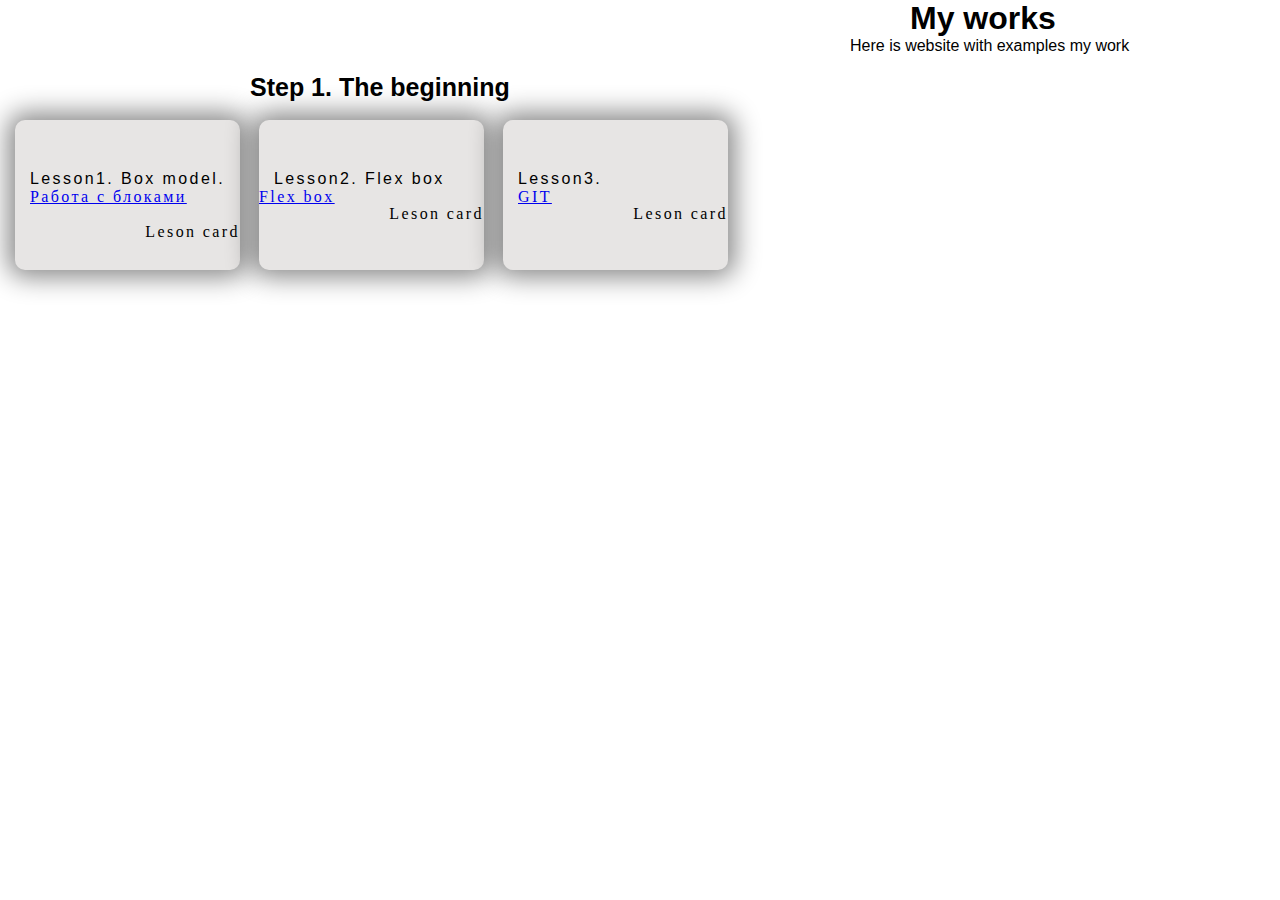
<file: index.html>
<!DOCTYPE html>
<html lang="en">
<head>
    <meta charset="UTF-8">
    <meta http-equiv="X-UA-Compatible" content="IE=edge">
    <meta name="viewport" content="width=device-width, initial-scale=1.0">
    <title>Document</title>
    <link rel="stylesheet" href="style.css">
</head>
<body>
    <h1 class="h1">My works</h1>
    <p class="p1"> Here is website with examples my work</p>
    <br>
  <b>  <p class="p2">Step 1. The beginning</p></b>
  <br>
 <div class="block1">
     <div class="str1">
        <p class="p3">Lesson1. Box model.</p>
        <a class="link1" href="leson6/index.html">Рaбота с блоками</a>
        <span>Leson card</span>
    </div>

        <div class="str1">
            <p class="p3">Lesson2. Flex box</p>
            <a href="leson4/index.html">Flex box </a>
            <span>Leson card</span>
            </div>
 
            <div class="str1">
                <p class="p3">Lesson3.</p>
                <a class="link1" href="leson8/Проект 2/index.html">GIT</a>
                <span>Leson card</span>
                </div>
        
            

      
      
      
    
</body>
</html>
</file>
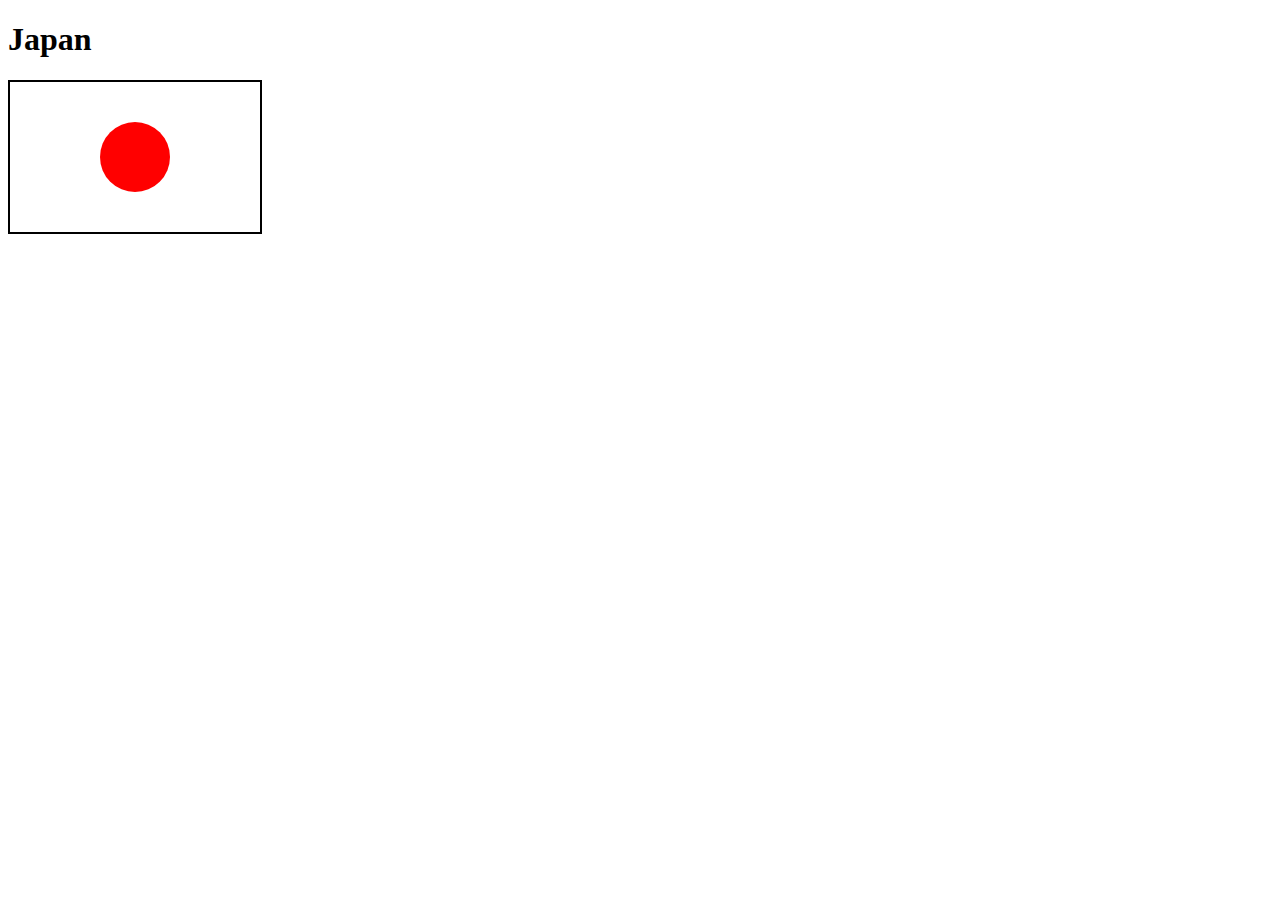
<file: HomeCode/index.html>
<!DOCTYPE html>
<html lang="en">
<head>
    <meta charset="UTF-8">
    <meta http-equiv="X-UA-Compatible" content="IE=edge">
    <meta name="viewport" content="width=device-width, initial-scale=1.0">
    <title>Document</title>
    <link rel="stylesheet" href="style.css">
</head>
<body>
    <h1>Japan</h1>
    <div class="japan"><div class="red_circle"></div></div>
    
</body>
</html>
</file>
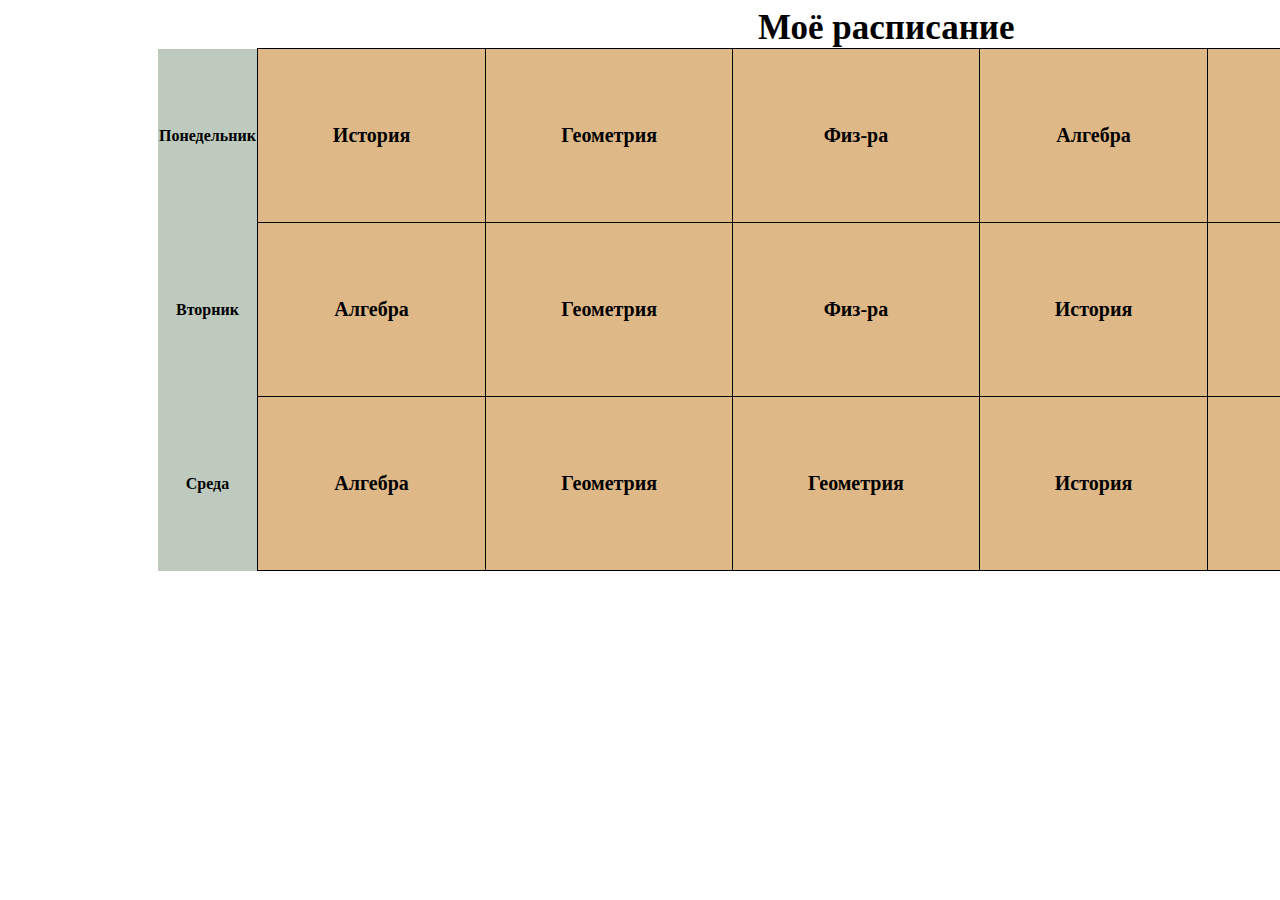
<file: leson3/index.html>
<!DOCTYPE html>
<html lang="en">
<head>
    <meta charset="UTF-8">
    <meta http-equiv="X-UA-Compatible" content="IE=edge">
    <meta name="viewport" content="width=device-width, initial-scale=1.0">
    <title>Document</title>
    <link rel="stylesheet" href="style.css">
</head>
<p class="p1"><b> Моё расписание </b></p>
<table>
    <tr>
<th class="cell1">Понедельник</th>
<th class="cell">История</th>
<th class="cell">Геометрия</th>
<th class="cell">Физ-ра</th>
<th class="cell">Алгебра</th>
<th class="cell">Алгебра</th>
<th class="cell1">8:00-13:00</th>

</tr>

<tr>
    <th class="cell2">Вторник</th>
    <th class="cell">Алгебра</th>
    <th class="cell">Геометрия</th>
    <th class="cell">Физ-ра</th>
    <th class="cell">История</th>
    <th class="cell">Английский</th>
    <th class="cell1">8:00-13:00</th>
   
    </tr>

    <th class="cell3">Среда</th>
    <th class="cell">Алгебра</th>
    <th class="cell">Геометрия</th> 
    <th class="cell">Геометрия</th>
    <th class="cell">История</th>
    <th class="cell">Английский</th>
    <th class="cell3">8:00-13:00</th>
  
    </tr>


</table>


<body>
</file>
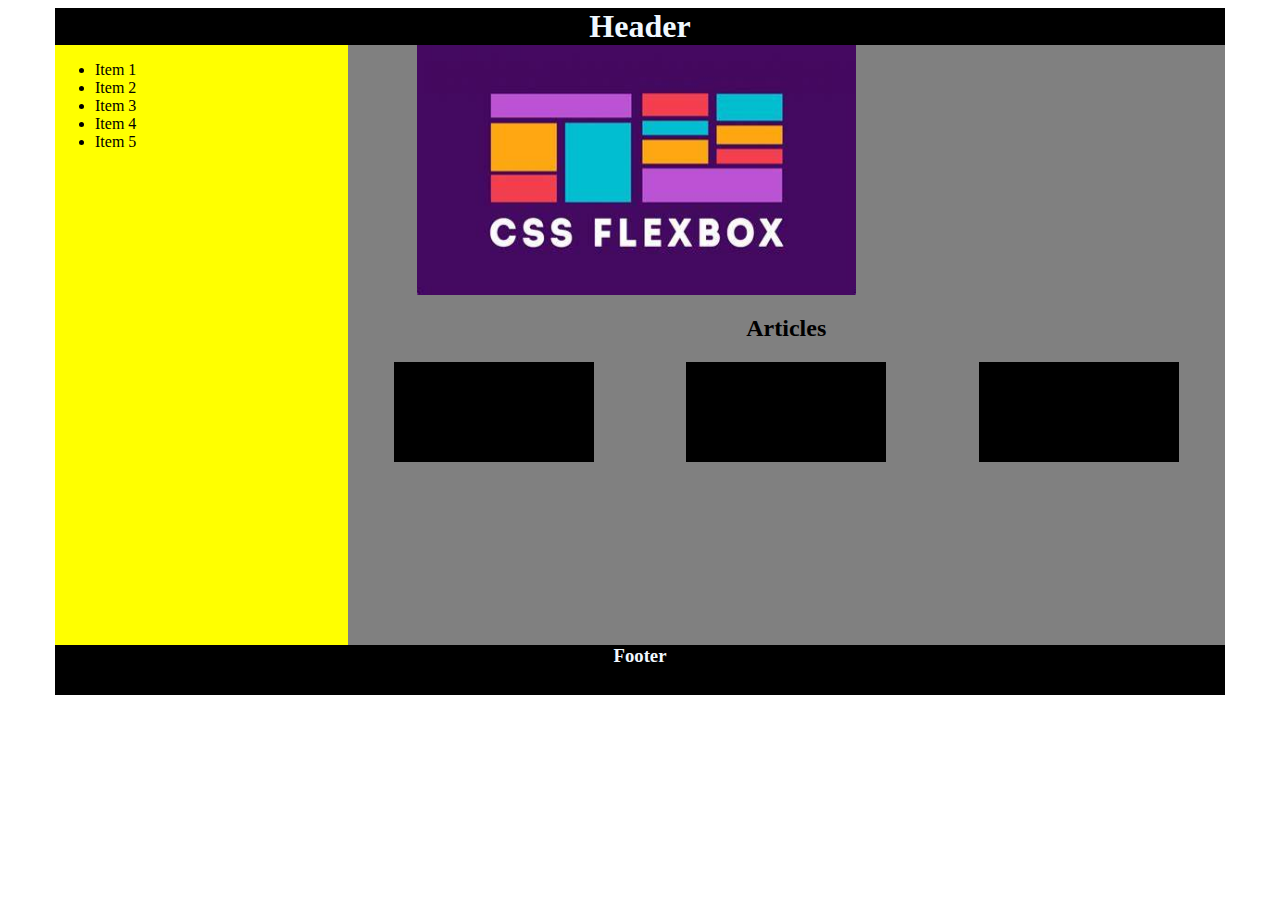
<file: leson4/index.html>
<!DOCTYPE html>
<html lang="en">
<head>
    <meta charset="UTF-8">
    <meta http-equiv="X-UA-Compatible" content="IE=edge">
    <meta name="viewport" content="width=device-width, initial-scale=1.0">
    <title>Document</title>
    <link rel="stylesheet" href="style.css">
</head>
<body>
    <header class="header">
        <div class="container">
            <div class="header_inner">
                <h1>Header</h1>
             </div>
        </div>
    </header>
          <main class="main">
              <div class="container"> 
                  <div class="main_inner">
                    <div class="box1">
                 
                        <div class="text1">
                            <ul class="ul1">
                             <li>Item 1 </li>
                             <li>Item 2</li>
                             <li>Item 3</li>
                             <li>Item 4</li>
                             <li>Item 5</li>
                          </ul>
                         </div>

                  </div>
                   <div class="box2">
                    <div class="img_inner">
                        <img class="img1" src="img/OIP.jfif" alt="" class="img">
                    </div>
                    <div class="text1">
                        <h2 class="h2">Articles</h2>
                        <div class="block3">
                            <div class="bck"></div>
                            <div class="bck"></div>
                            <div class="bck"></div>
                        </div>
                    </div>
                  

                   </div>
              </div>
          </main>  
          <footer class="footer">
            <div class="container">
                <div class="footer_inner">
                    <h3>Footer</h3>
                 </div>
            </div>
         </footer> 
           
    
</body>
</html>
</file>
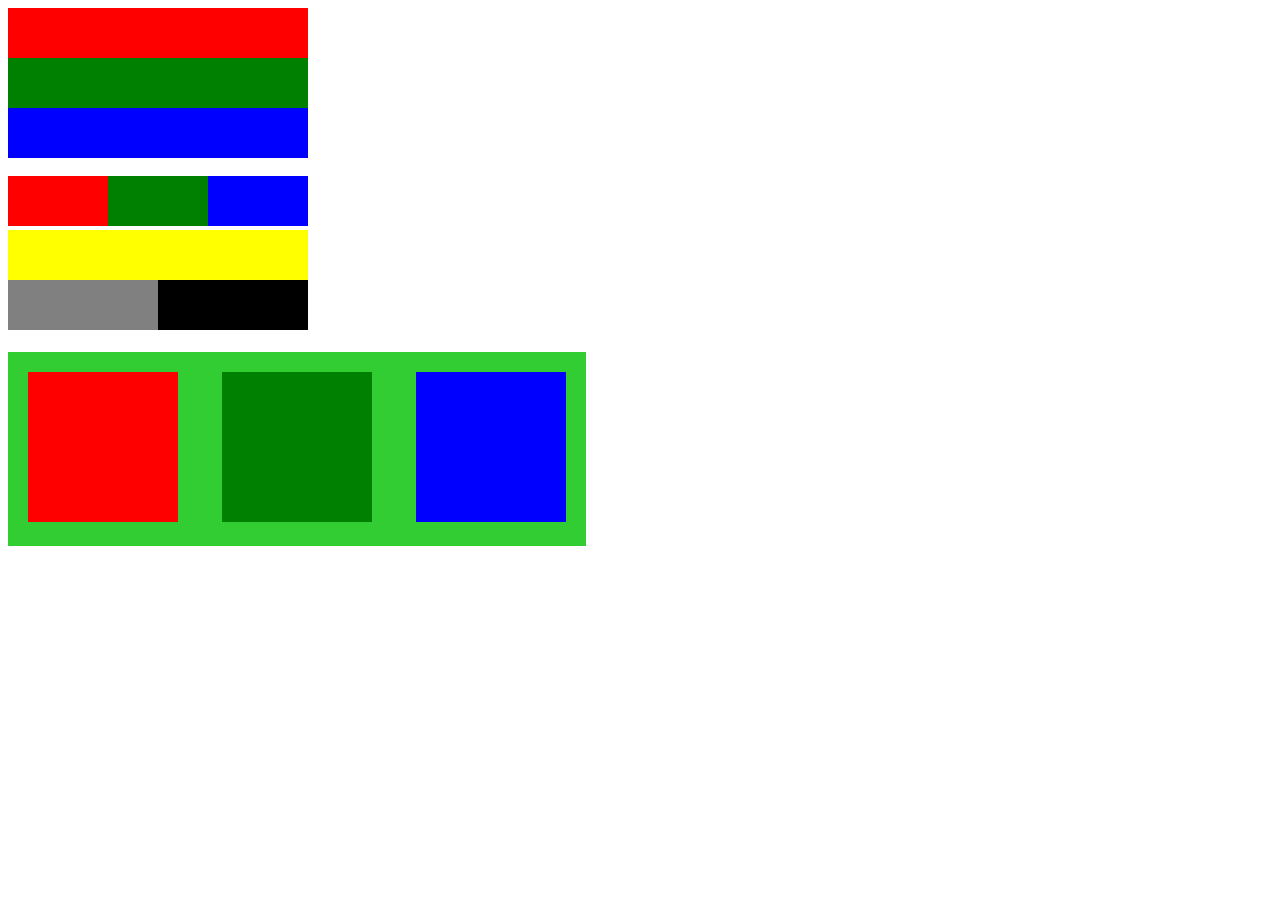
<file: leson6/index.html>
<!DOCTYPE html>
<html lang="en">
<head>
    <meta charset="UTF-8">
    <meta http-equiv="X-UA-Compatible" content="IE=edge">
    <meta name="viewport" content="width=device-width, initial-scale=1.0">
    <title>Document</title>
    <link rel="stylesheet" href="style.css">
</head>
<body>
    <div class="block1">
        <div class="red"></div>
        <div class="green"></div>
        <div class="blue"></div>
    </div>
    <br>
    <div class="block2">
        <div class="red2"></div><div class="green2"></div><div class="blue2"></div>
    </div>
        <div class="block3">  <div class="yellow"></div>
        <div class="gray"></div><div class="black"></div>
    </div>
    <br>
    <div class="block3">
        <div class="lime">
            <div class="red3"></div>
            <div class="green3"></div>
           <div class="blue3"></div>
         
        </div>
       
    </div>
    
</body>
</html>
</file>
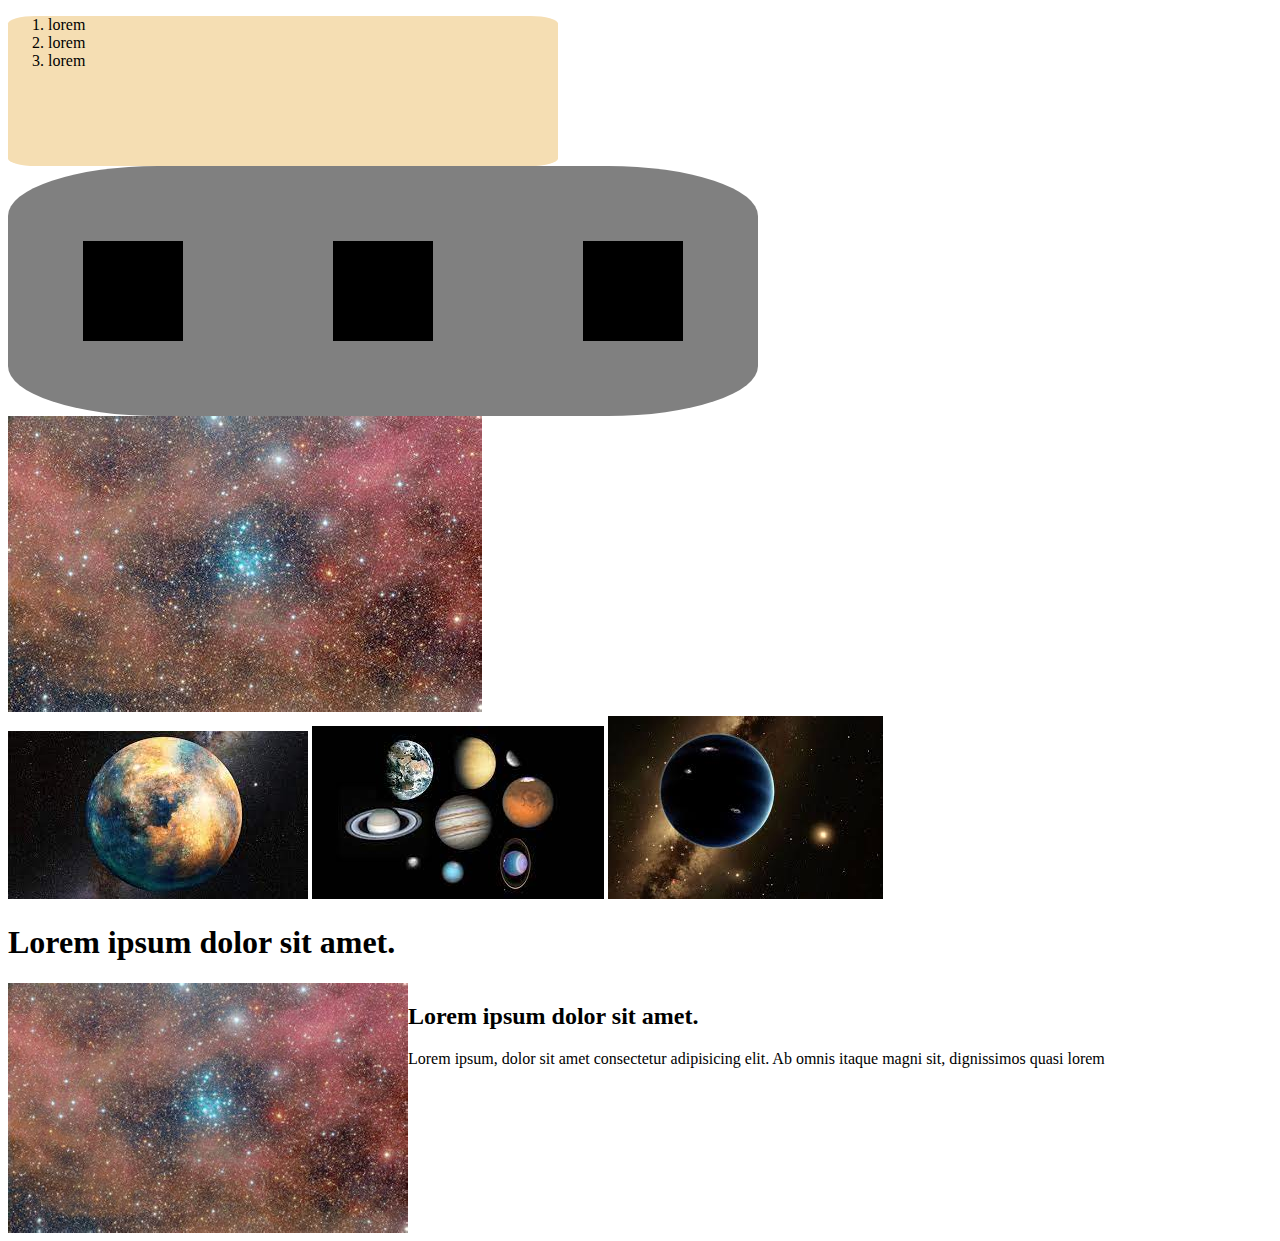
<file: leson8/index.html>
<!DOCTYPE html>
<html lang="en">
<head>
    <meta charset="UTF-8">
    <meta http-equiv="X-UA-Compatible" content="IE=edge">
    <meta name="viewport" content="width=device-width, initial-scale=1.0">
    <title>Document</title>
    <link rel="stylesheet" href="style.css">
</head>
<body>
<div class="block1">
 <ol>
     <li>lorem</li>
     <li>lorem</li>
     <li>lorem</li>
 </ol>
</div>
<div class="block2">
   <div class="cub"></div>
   <div class="cub"></div>
   <div class="cub"></div>
</div>
<img class="img" src="img/OIP.jpg" alt="">
<div class="img123">
    <img src="img/1.jpg" alt="" class="img123">
    <img src="img/2.jpg" alt="" class="img123">
    <img src="img/3.jpg" alt="" class="img123">
</div>
<h1 class="h1">Lorem ipsum dolor sit amet.</h1>
<div class="block3">
    <img src="img/OIP.jpg" alt="" class="img1">
    <div class="bck">
        <h2 class="h2">Lorem ipsum dolor sit amet.</h2>

    <p>Lorem ipsum, dolor sit amet consectetur adipisicing elit. Ab omnis itaque magni sit, dignissimos quasi lorem </p>
    </div>

</div>

    
</body>
</html>
</file>
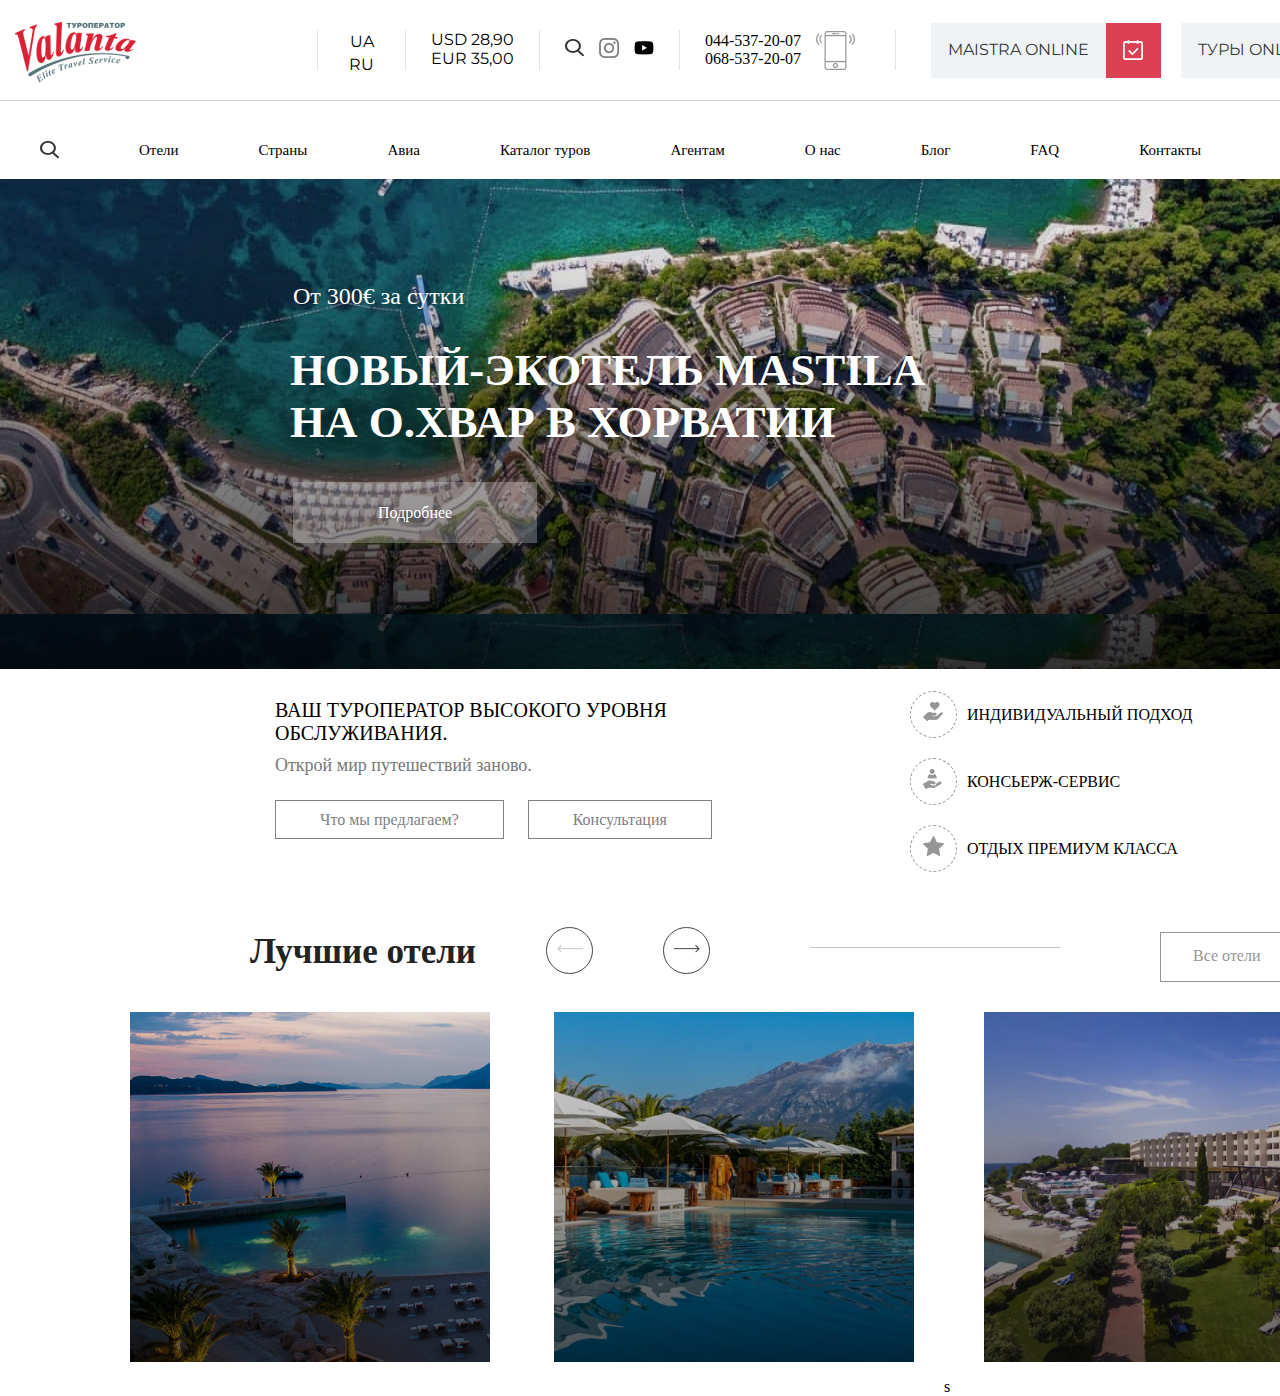
<file: lesson23/index.html>
<!DOCTYPE html>
<html lang="en">
<head>
    <meta charset="UTF-8">
    <meta http-equiv="X-UA-Compatible" content="IE=edge">
    <meta name="viewport" content="width=device-width, initial-scale=1.0">
    <title>Document</title>
    <link href="https://fonts.googleapis.com/css2?family=Montserrat:ital@1&family=Raleway:wght@200;300;400;500;600;700;800&display=swap" rel="stylesheet">
    <link rel="stylesheet" href="style.css">
</head>
<body>
    <div class="header">
        <div class="container">
          <div class="header_inner">
                
                    <img class="logo1" src="/lesson23/img/logo (1) 1.png" alt="">
                    <ul class="ul">
                        <li class="item language">
                            <div class="ua">UA</div>
                            <div class="ru">RU</div>
                        </li>
                        <li class="item money">
                            <div class="usd">USD 28,90</div>
                            <div class="eur">EUR 35,00</div>
                        </li>
                        <li class="item">
                            <a href="#"><img src="img/Vector.png" alt=""></a>
                            <a href="#" class="insta"><img src="img/instagram (1) 1.png" alt=""></a>
                            <a href="#">  <img src="img/Vector (2).png" alt=""></a>
                        </li>
                        <li class="item main_number">
                           <div class="">
                            <div class="number">044-537-20-07</div>
                            <div class="number">068-537-20-07</div>
                           </div>
                            <img src="img/smartphone 1.png" alt="" class="phone">
                        </li>
                        <li class="item">
                            <a class="button_link" href="">
                                <div class="button_text">MAISTRA ONLINE</div>
                                <div class="button_icon"><img class="button_icon_img" src="img/book 1.png" alt=""></div>
                            </a>
                            <div class="button_link">
                                <div class="button_text"> ТУРЫ ONLINE</div>
                                <div class="second_button_icon"><img class="button_icon_img" src="img/Vector (3).png" alt=""></div>
                            </div>
                        </li>
                </ul>
           </div>
        </div>
    </div>
    <div class="banner">
        <div class="container">
            <div class="container_inner">
                <div class="second_header">
                    <ul class="second_ul">
                        <li class="second_item"><img src="/lesson23/img/Vector.png" alt=""></li>
                        <li class="second_item">Отели</li>
                        <li class="second_item">Страны</li>
                        <li class="second_item">Авиа</li>
                        <li class="second_item">Каталог туров</li>
                        <li class="second_item">Агентам</li>
                        <li class="second_item">О нас</li>
                        <li class="second_item">Блог</li>
                        <li class="second_item">FAQ</li>
                        <li class="second_item">Контакты</li>
                    </ul>
                </div>
            </div>
            <div class="banner_img">
                    <p class="price"> От 300€ за сутки</p>
                   <div class="name">
                    <h1 class="hotel_name">НОВЫЙ-ЭКОТЕЛЬ MASTILA НА O.ХВАР В ХОРВАТИИ</h1>
                   </div>
                   <div class="more">
                    <a href="" class="button_more">Подробнее</a>
                   </div>
                   <div class="second_banner_block">
                   </div>
            </div>
            <div class="block_under_banner">
                <div class="text_block">
                    <p class="text_second_banner">ВАШ ТУРОПЕРАТОР ВЫСОКОГО УРОВНЯ ОБСЛУЖИВАНИЯ.</p>
                    <p class="text_2">Открой мир путешествий заново.</p>
                    <div class="block_buttons">
                        <a href="" class="button_under_banner">Что мы предлагаем?</a>
                    <a href="" class="button_under_banner">Консультация</a>
                    </div>
                </div>
            </div>
        </div>
    </div>
           <div class="buttons">
                    
                </div>
                <div class="second_block_under_banner">
                    <div class="block_services">
                   <div class="block_circle_item">
                    <div class="circle"><img class="circle_img" src="img/Frame 24.png" alt=""></div>
                    <div class="text_circle_item">ИНДИВИДУАЛЬНЫЙ ПОДХОД</div>
                   </div>
                     <div class= "block_circle_item">
                        <div class="circle"><img src="/lesson23/img/Frame 23.png" alt="" class="circle_img"></div>
                        <div class="text_circle_item">КОНСЬЕРЖ-СЕРВИС</div>
                     </div>
                       <div class="block_circle_item">
                        <div class="circle"><img src="/lesson23/img/Frame 22.png" alt="" class="circle_img"></div>
                        <div class="text_circle_item">ОТДЫХ ПРЕМИУМ КЛАССА</div>
                       </div>
                       
                    </div>
                </div>
  <div class="hotels">
      <div class="container">
          <div class="container_inner">
              <div class="header_hotels">
               <h2 class="hotels_h">Лучшие отели</h2>
              <div class="cr">
                <div class="header_hotels_circle"><img class="hotel_circle_img" src="/lesson23/img/Vector (12).png" alt=""></div>
              </div>
              <div class="cr">
                <div class="header_hotels_circle"><img class="hotel_circle_img" src="/lesson23/img/Vector (123).png" alt=""></div>
              </div>
              <div class="line"></div>
             <a href="" class="hotel_button">Все отели</a>
              </div>
              <div class="block_hotel_img">
                  <div class="hotel_img">
                      <img class="hotel_mask_group" src="/lesson23/img/Mask Group.png" alt="">
                      <img class="hotel_mask_group" src="img/Mask Group (1).png" alt="">s
                      <img class="hotel_mask_group" src="img/Mask Group (2).png" alt="">
                  </div>
              </div>
          </div>    
      </div>
  </div>

    
    
</body>
</html>
</file>
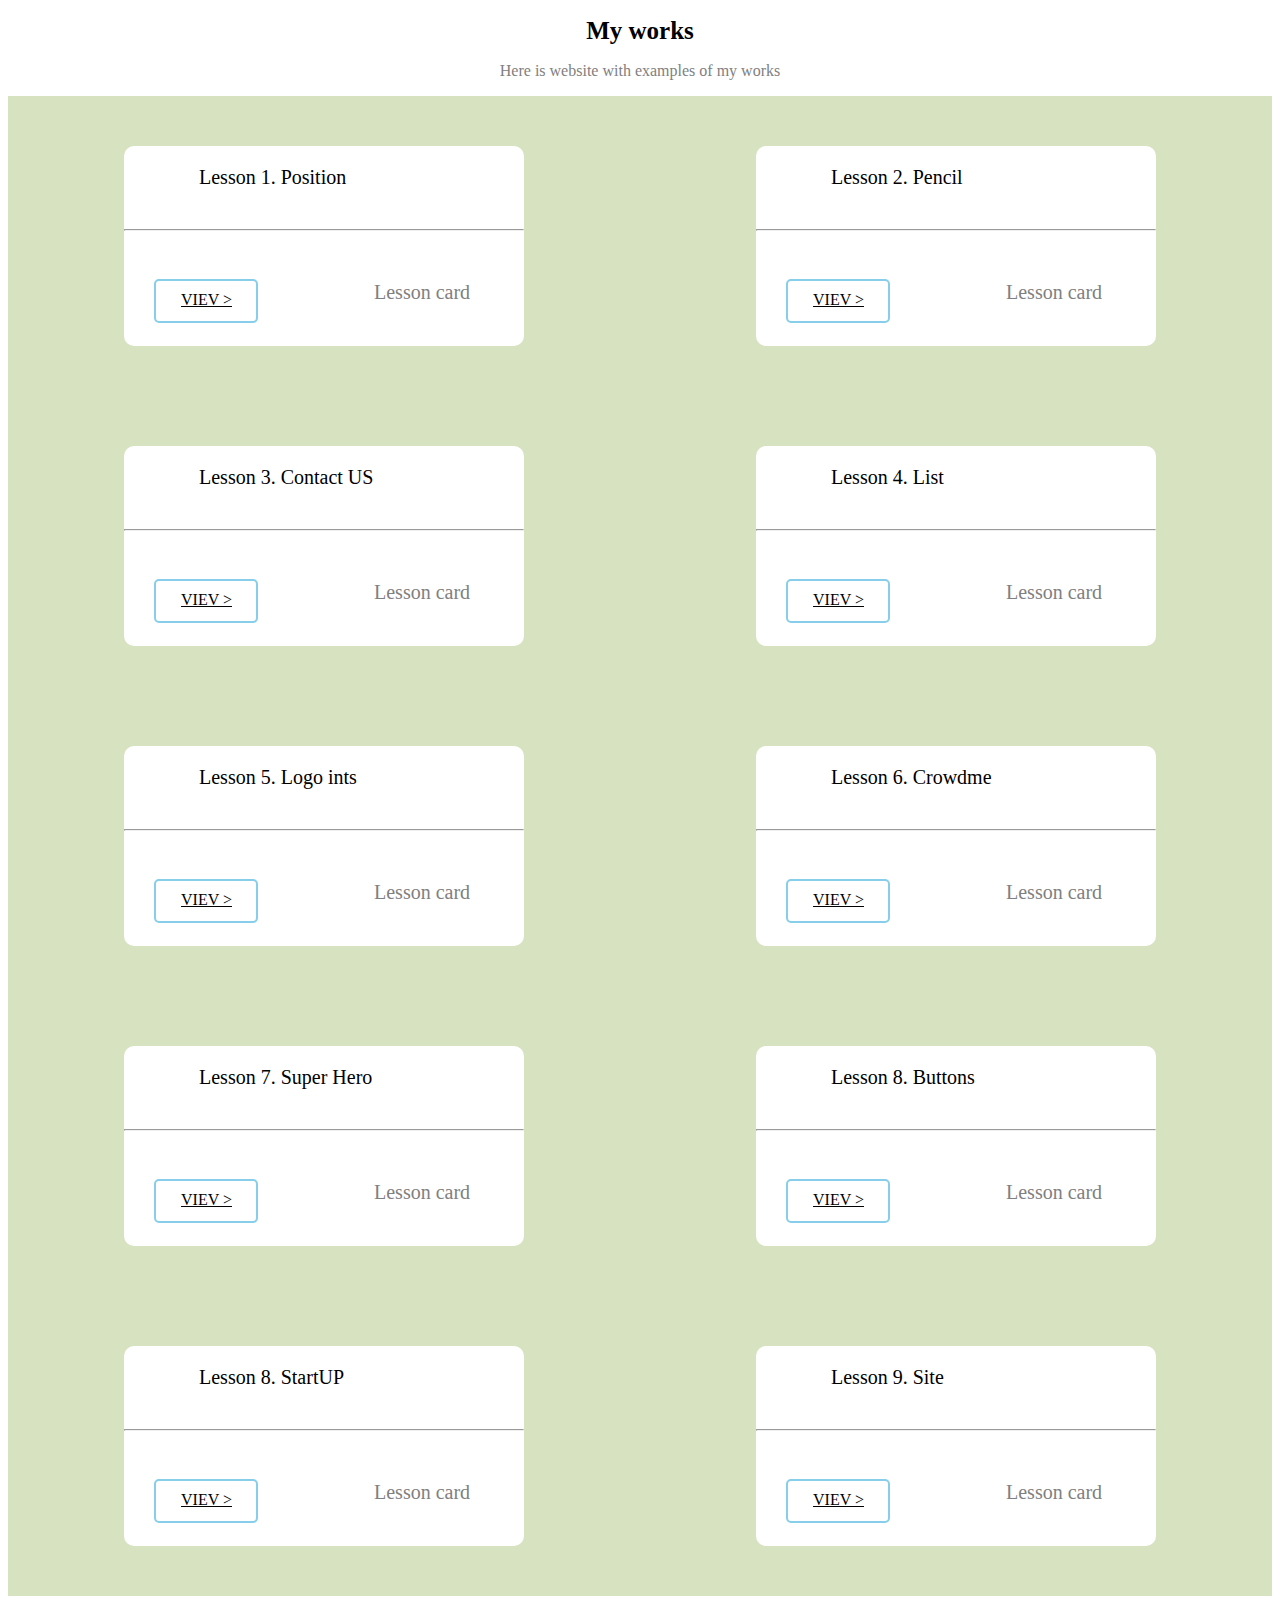
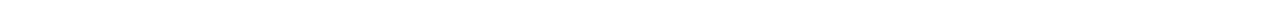
<file: HomeCode/all_works/index.html>
<!DOCTYPE html>
<html lang="en">
<head>
    <meta charset="UTF-8">
    <meta http-equiv="X-UA-Compatible" content="IE=edge">
    <meta name="viewport" content="width=device-width, initial-scale=1.0">
    <title>Document</title>
    <link rel="stylesheet" href="style.css">
</head>
<body>
    <div class="container">
        <div>
            <h1 class="h1_header">My works</h1>
             <p class="header_p">Here is website with examples of my works</p>
             <div class="block_1">
            <div class="card"><p class="p2_card"> Lesson 1. Position</p> <hr class="line"> <p class="lesson_card">Lesson card</p>
                <div class="button"><a class="link" href="HomeCode/position_1/">VIEV ></a></div>
            </div> 
            <div class="card"><p class="p2_card"> Lesson 2. Pencil</p> <hr class="line"> <p class="lesson_card">Lesson card</p>
                <div class="button"><a class="link" href="HomeCode/pencil/index.html">VIEV ></a></div>
            </div> 
            <div class="card"><p class="p2_card"> Lesson 3. Contact US</p> <hr class="line"> <p class="lesson_card">Lesson card</p>
                <div class="button"><a class="link" href="HomeCode/new_folder/index.html">VIEV ></a></div>
            </div> 
            <div class="card"><p class="p2_card"> Lesson 4. List</p> <hr class="line"> <p class="lesson_card">Lesson card</p>
                <div class="button"><a class="link" href="HomeCode/list/index.html">VIEV ></a></div>
            </div> 
            <div class="card"><p class="p2_card"> Lesson 5. Logo ints</p> <hr class="line"> <p class="lesson_card">Lesson card</p>
                <div class="button"><a class="link" href="HomeCode/inst/index.html">VIEV ></a></div>
            </div> 
            <div class="card"><p class="p2_card"> Lesson 6. Crowdme</p> <hr class="line"> <p class="lesson_card">Lesson card</p>
                <div class="button"><a class="link" href="HomeCode/crowdme/index.html">VIEV ></a></div>
            </div> 
            <div class="card"><p class="p2_card"> Lesson 7. Super Hero</p> <hr class="line"> <p class="lesson_card">Lesson card</p>
                <div class="button"><a class="link" href="HomeCode/cards/index.html">VIEV ></a></div>
            </div> 
            <div class="card"><p class="p2_card"> Lesson 8. Buttons </p> <hr class="line"> <p class="lesson_card">Lesson card</p>
                <div class="button"><a class="link" href="HomeCode/buttons/index.html">VIEV ></a></div>
            </div> 
            <div class="card"><p class="p2_card"> Lesson 8. StartUP</p> <hr class="line"> <p class="lesson_card">Lesson card</p>
                <div class="button"><a class="link" href="KF/Home.code/Startup_home/index.html">VIEV ></a></div>
            </div> 
            <div class="card"><p class="p2_card"> Lesson 9. Site</p> <hr class="line"> <p class="lesson_card">Lesson card</p>
                <div class="button"><a class="link" href="../lesson18/index.html">VIEV ></a></div>
            </div> 
            </div>
        </div>
    </div>
</body>
</html>
</file>
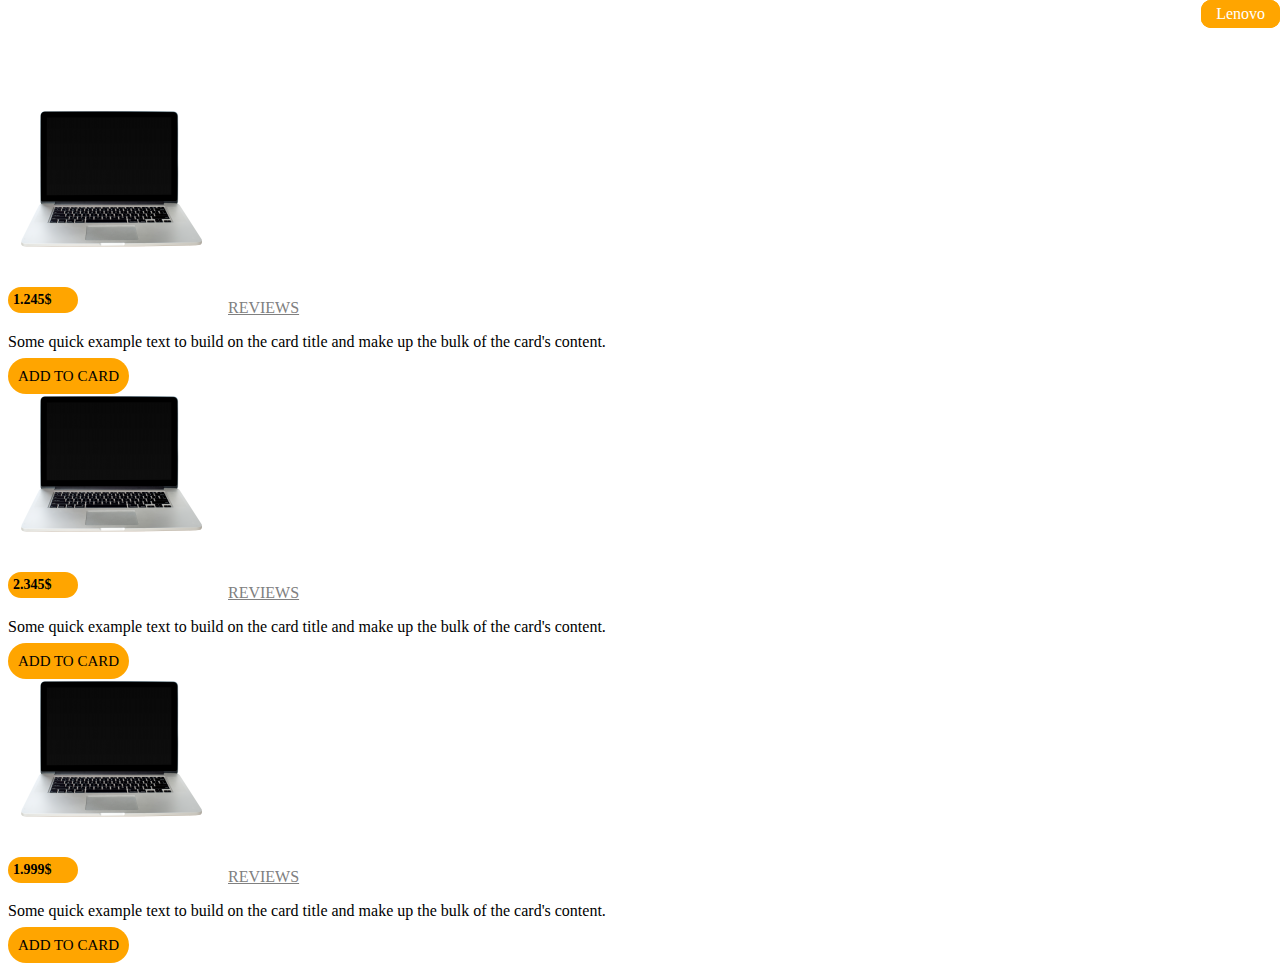
<file: HomeCode/bootstrap/index.html>
<!DOCTYPE html>
<html lang="en">
<head>
    <meta charset="UTF-8">
    <meta http-equiv="X-UA-Compatible" content="IE=edge">
    <meta name="viewport" content="width=device-width, initial-scale=1.0">
    <title>Document</title>
    <link href="https://cdn.jsdelivr.net/npm/bootstrap@5.1.3/dist/css/bootstrap.min.css" rel="stylesheet" integrity="sha384-1BmE4kWBq78iYhFldvKuhfTAU6auU8tT94WrHftjDbrCEXSU1oBoqyl2QvZ6jIW3" crossorigin="anonymous">
    <link rel="stylesheet" href="style.css">
</head>
<body>
   <div class="container">
<div class="row">
<div class="col">
    <div class="card">
      <div class="name_laptop"><p class="name_lt">Lenovo</p></div>
      <img src="img/laptop_PNG101775.png" class="card-img-top" alt="...">
      <div class="card-body">
        <h5 class="card-title">1.245$</h5>
        <p class="link_header_card"><a class="link_card" href="#">REVIEWS</a></p>
        <p class="card-text">Some quick example text to build on the card title and make up the bulk of the card's content.</p>
        <a href="#" class="btn_btn-primary">ADD TO CARD</a>
    </div>
  </div>
</div>
<div class="col">
  <div class="card">
    <div class="name_laptop"><p class="name_lt">Lenovo</p></div>
    <img src="img/laptop_PNG101775.png" class="card-img-top" alt="...">
    <div class="card-body">
      <h5 class="card-title">2.345$</h5>
      <p class="link_header_card"><a class="link_card" href="#">REVIEWS</a></p>
      <p class="card-text">Some quick example text to build on the card title and make up the bulk of the card's content.</p>
      <a href="#" class="btn_btn-primary">ADD TO CARD</a>
    </div>
  </div>
</div>
<div class="col">
  <div class="card">
    <div class="name_laptop"><p class="name_lt">Lenovo</p></div>
    <img src="img/laptop_PNG101775.png" class="card-img-top" alt="...">
    <div class="card-body">
      <h5 class="card-title">1.999$</h5>
      <p class="link_header_card"><a class="link_card" href="#">REVIEWS</a></p>
      <p class="card-text">Some quick example text to build on the card title and make up the bulk of the card's content.</p>
      <a href="#" class="btn_btn-primary">ADD TO CARD</a>
    </div>
  </div>
</div>
</div>
    </div>  
        




<script src="https://cdn.jsdelivr.net/npm/@popperjs/core@2.10.2/dist/umd/popper.min.js" integrity="sha384-7+zCNj/IqJ95wo16oMtfsKbZ9ccEh31eOz1HGyDuCQ6wgnyJNSYdrPa03rtR1zdB" crossorigin="anonymous"></script>
<script src="https://cdn.jsdelivr.net/npm/bootstrap@5.1.3/dist/js/bootstrap.min.js" integrity="sha384-QJHtvGhmr9XOIpI6YVutG+2QOK9T+ZnN4kzFN1RtK3zEFEIsxhlmWl5/YESvpZ13" crossorigin="anonymous"></script>
</body>
</html>
</file>
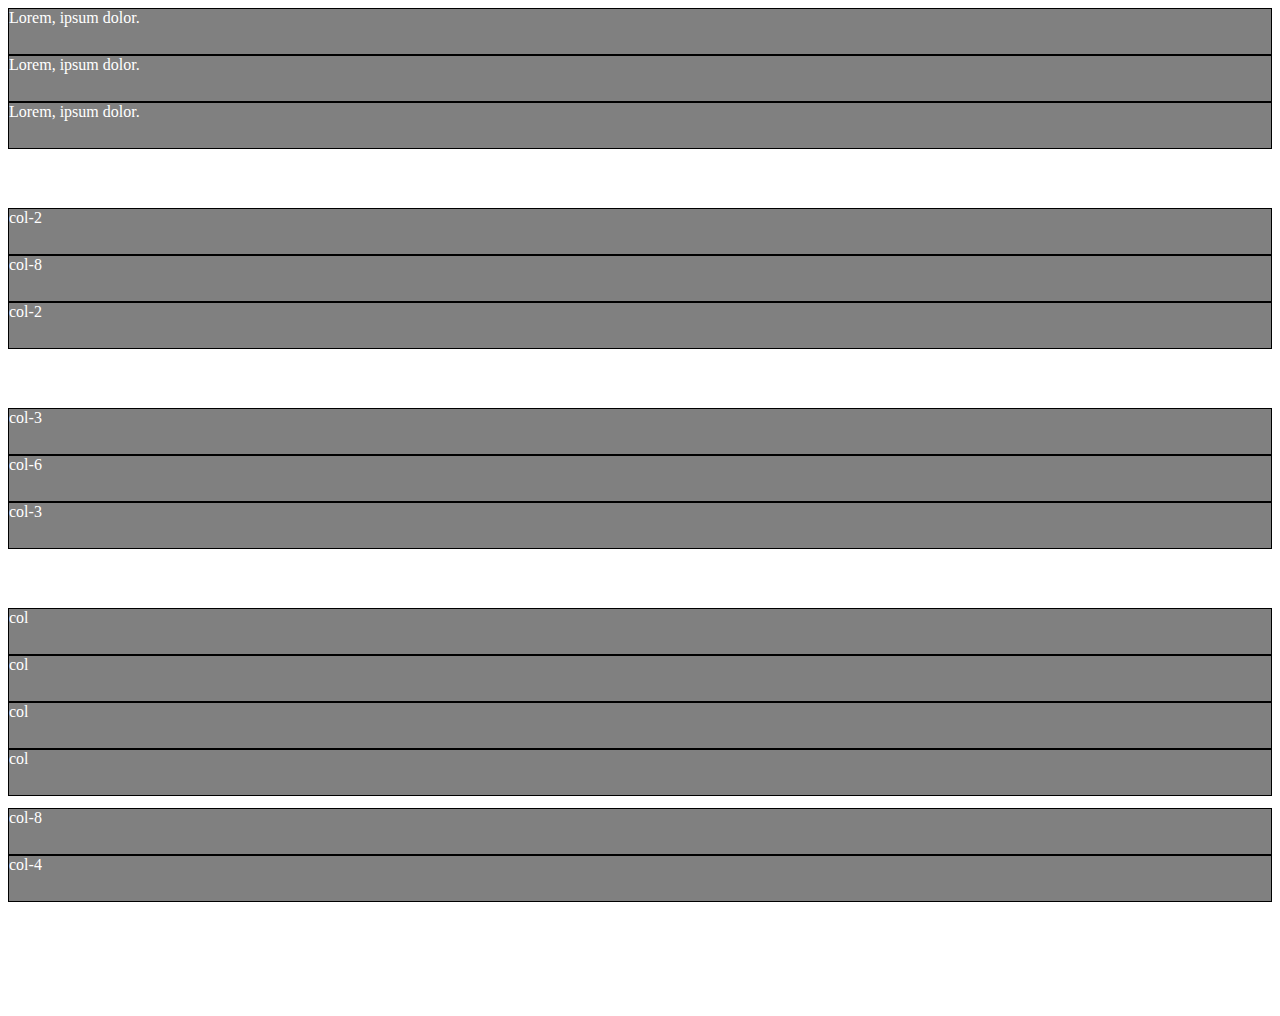
<file: HomeCode/bootstrap_col/index.html>
<!DOCTYPE html>
<html lang="en">
<head>
    <meta charset="UTF-8">
    <meta http-equiv="X-UA-Compatible" content="IE=edge">
    <meta name="viewport" content="width=device-width, initial-scale=1.0">
    <title>Document</title>
    <link href="https://cdn.jsdelivr.net/npm/bootstrap@5.1.3/dist/css/bootstrap.min.css" rel="stylesheet" integrity="sha384-1BmE4kWBq78iYhFldvKuhfTAU6auU8tT94WrHftjDbrCEXSU1oBoqyl2QvZ6jIW3" crossorigin="anonymous">
    <link rel="stylesheet" href="style.css">
</head>
<body>
    <div class="container">
        <div class="row">
            <div class="col d-flex aling-items-center  justify-content-center">Lorem, ipsum dolor.</div>
            <div class="col d-flex aling-items-center  justify-content-center" >Lorem, ipsum dolor.</div>
            <div class="col d-flex aling-items-center  justify-content-center">Lorem, ipsum dolor.</div>
        </div>
        <div class="row">
            <div class="col-2 col">col-2</div>
            <div class="col-8 col">col-8</div>
            <div class="col-2 col">col-2</div>
        </div>
        <div class="row">
            <div class="col">col-3</div>
            <div class="col-6 col">col-6</div>
            <div class="col">col-3</div>
        </div>
        <div class="row">
            <div class="col-3 col">col</div>
            <div class="col-3 col">col</div>
            <div class="col-3 col">col</div>
            <div class="col-3 col">col</div>
        </div>
        <div class="row">
            <div class="col-8 col">col-8</div>
            <div class="col-4 col">col-4</div>
        </div>
    </div>


    <script src="https://cdn.jsdelivr.net/npm/bootstrap@5.1.3/dist/js/bootstrap.bundle.min.js" integrity="sha384-ka7Sk0Gln4gmtz2MlQnikT1wXgYsOg+OMhuP+IlRH9sENBO0LRn5q+8nbTov4+1p" crossorigin="anonymous"></script>    
</body>
</html>
</file>
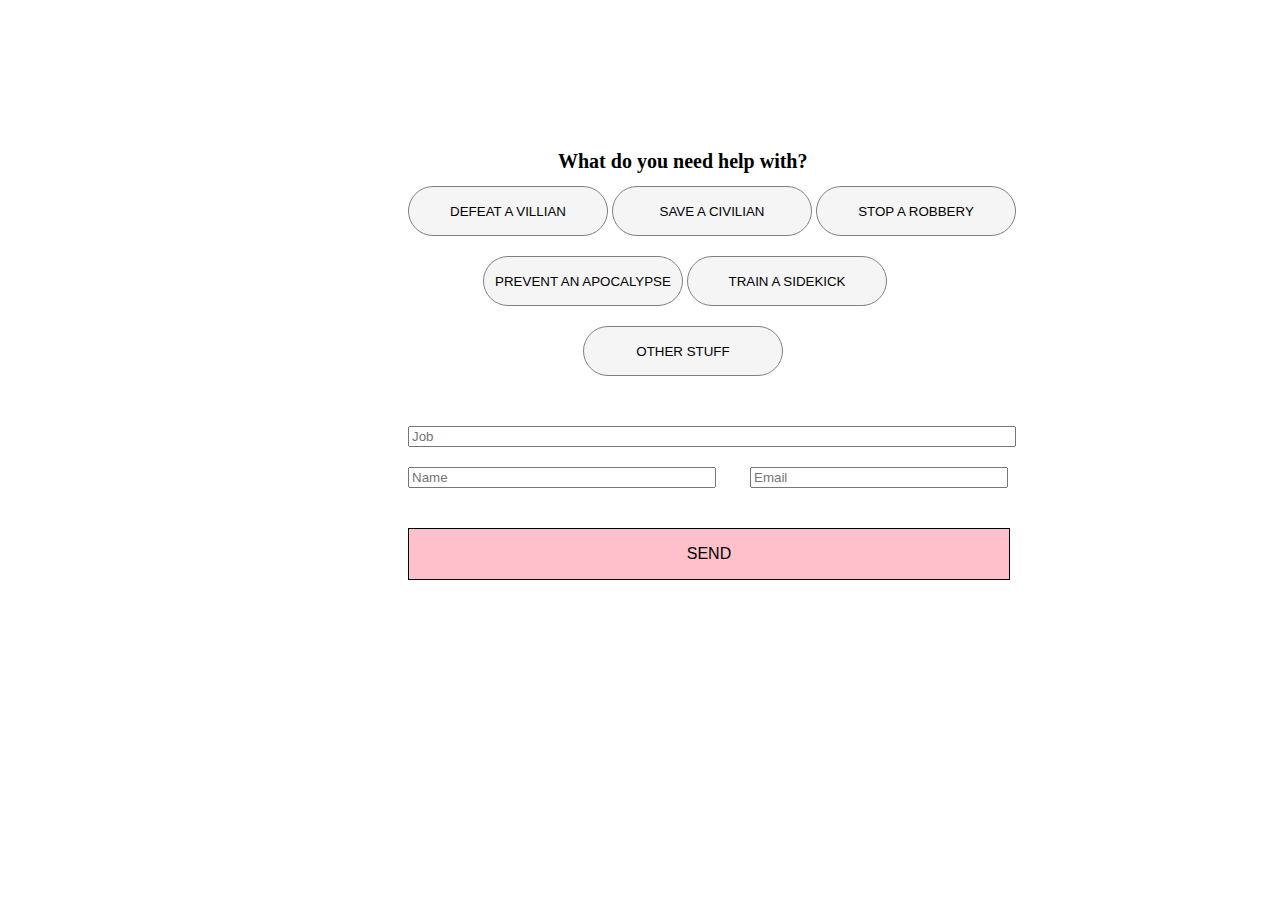
<file: HomeCode/buttons/index.html>
<!DOCTYPE html>
<html lang="en">
<head>
    <meta charset="UTF-8">
    <meta http-equiv="X-UA-Compatible" content="IE=edge">
    <meta name="viewport" content="width=device-width, initial-scale=1.0">
    <title>Buttons</title>
    <link rel="stylesheet" href="style.css">
</head>
<body>
    <div class="container">
         <div class="container_inner">
            <div class="block_1">
                <h1>What do you need help with?</h1>
                    <input class="button" type="button" value="DEFEAT A VILLIAN">
                    <input class="button" type="button" value="SAVE A CIVILIAN">
                    <input class="button" type="button" value="STOP A ROBBERY">  
            </div>
            <div class="block_2">
                <input class="button" type="button" value="PREVENT AN APOCALYPSE">
                <input class="button" type="button" value="TRAIN A SIDEKICK">  
            </div>
            <div class="block_3">
                <input class="button" type="button" value="OTHER STUFF">  
            </div>
        </div>
    </div>
    <footer>
        <div class="block_footer">
            <div>
                <input class="jb" type="text" placeholder="Job">
            </div>
            <div>
                <input class="name" type="text" placeholder="Name">
                <input class="email" type="text" placeholder="Email">
            </div>
        </div>
        <div class="footer_button"><p>SEND</p></div>
    </footer>
</body>
</html>
</file>
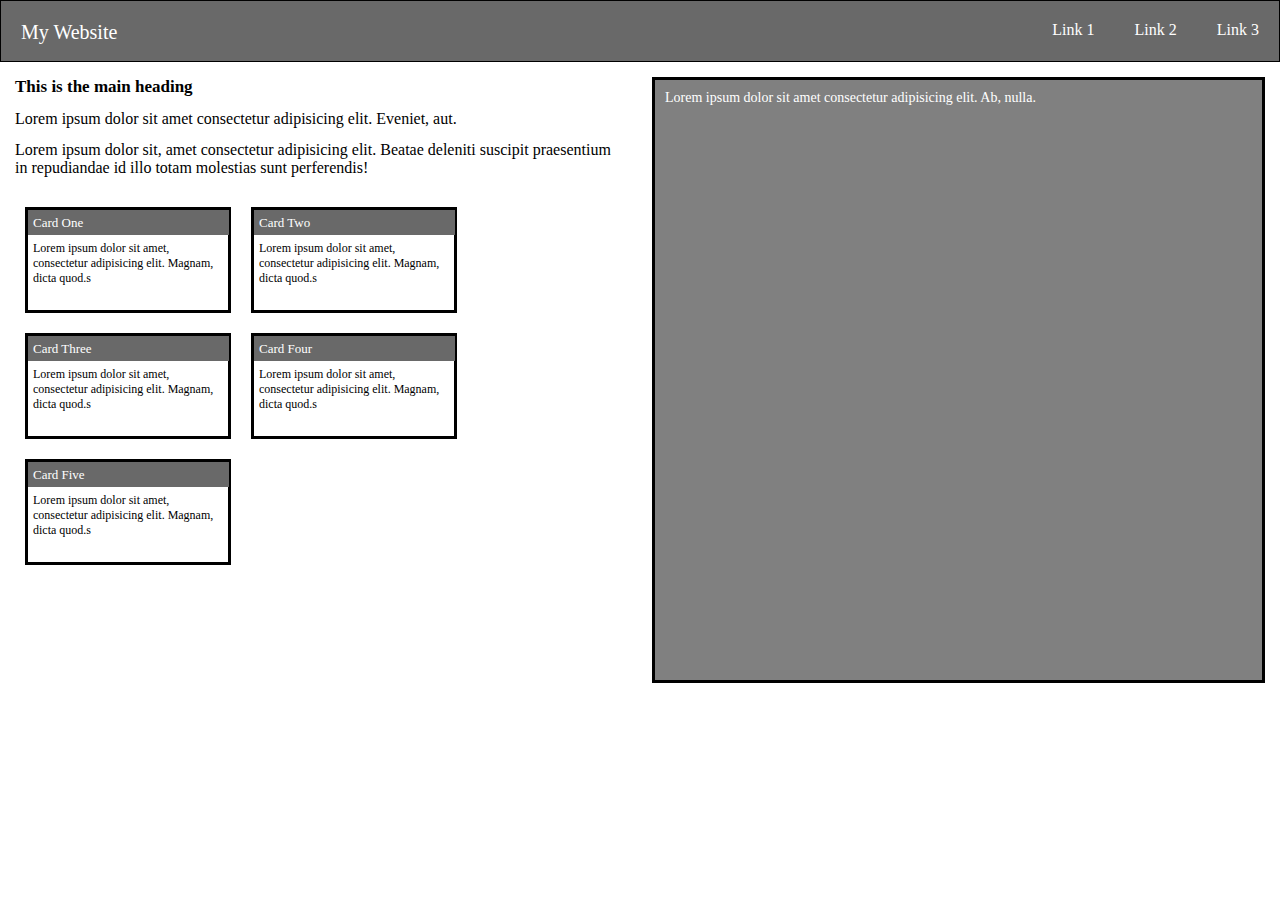
<file: HomeCode/card_wedsite/index.html>
<!DOCTYPE html>
<html lang="en">
<head>
    <meta charset="UTF-8">
    <meta http-equiv="X-UA-Compatible" content="IE=edge">
    <meta name="viewport" content="width=device-width, initial-scale=1.0">
    <title>Document</title>
    <link rel="stylesheet" href="style.css">
</head>
<body>
    <div class="container">
        <div class="header">
            <div class="header_inner">
                <div class="top">
                    <div class="logo">My Website</div>
                    <div class="menu">
                        <ul class="ul_item">
                            <li class="item"><a class="link" href="#">Link 1</a></li>
                            <li class="item"><a class="link" href="#">Link 2</a></li>
                            <li class="item"><a class="link" href="#">Link 3</a></li>
                        </ul>
                    </div>
                </div>
                <div class="block_center">
                    <div class="block_1">
                        <h1 class="h1_block_1">This is the main heading</h1>
                        <p class="p_header_block_1">Lorem ipsum dolor sit amet consectetur adipisicing elit. Eveniet, aut.</p>
                        <p class="p_header_block_1">Lorem ipsum dolor sit, amet consectetur adipisicing elit. Beatae deleniti suscipit praesentium in repudiandae id illo totam molestias sunt perferendis!</p>
                        <div class="card_block">
                            <div class="card">
                                <div class="card_header">
                                    <p class="p_header_card">Card One</p>
                                    <p class="card_text">Lorem ipsum dolor sit amet, consectetur adipisicing elit. Magnam, dicta quod.s</p>
                                </div>
                            </div>
                            <div class="card">
                                <div class="card_header">
                                    <p class="p_header_card">Card Two</p>
                                    <p class="card_text">Lorem ipsum dolor sit amet, consectetur adipisicing elit. Magnam, dicta quod.s</p>
                                </div>
                            </div>
                            <div class="card">
                                <div class="card_header">
                                    <p class="p_header_card">Card Three</p>
                                    <p class="card_text">Lorem ipsum dolor sit amet, consectetur adipisicing elit. Magnam, dicta quod.s</p>
                                </div>
                            </div>
                            <div class="card">
                                <div class="card_header">
                                    <p class="p_header_card">Card Four</p>
                                    <p class="card_text">Lorem ipsum dolor sit amet, consectetur adipisicing elit. Magnam, dicta quod.s</p>
                                </div>
                            </div>
                            <div class="card">
                                <div class="card_header">
                                    <p class="p_header_card">Card Five</p>
                                    <p class="card_text">Lorem ipsum dolor sit amet, consectetur adipisicing elit. Magnam, dicta quod.s</p>
                                </div>
                            </div>
                        </div>
                    </div>
                    <div class="block_2">
                        <p class="text_block_2">Lorem ipsum dolor sit amet consectetur adipisicing elit. Ab, nulla.</p>
                    </div>
                </div>
            </div>
        </div>
    </div>
</body>
</html>
</file>
<file: style.css>
*{
    margin: 0;
    padding: 0;
    border: 0;
}
.h1{
    margin:0 0 0 910px ;
    font-family: 'Gill Sans', 'Gill Sans MT', Calibri, 'Trebuchet MS', sans-serif;
}

.p1{
        margin:0 0 0 850px ;
        font-family: 'Gill Sans', 'Gill Sans MT', Calibri, 'Trebuchet MS', sans-serif;
}

.p2{
    font-family: 'Gill Sans', 'Gill Sans MT', Calibri, 'Trebuchet MS', sans-serif;
    margin: 0 0 0 250px;
    font-size: 25px;

}

.str1{
    display:  inline-block;
    width: 225px;
    height: 150px;
    background-color: wheat;
    background: #e7e5e4;
    letter-spacing: .15em;
    box-shadow: 0px 0px 26px 7px rgba(0,0,0,0.47);
    margin-left: 15px;
    border-radius: 10px;
}
   

.p3{
    font-family: 'Gill Sans', 'Gill Sans MT', Calibri, 'Trebuchet MS', sans-serif;
    margin: 50px 0px 0 15px;
   

}
.link1{
    margin: 0 0 0px 15px;
}
span{
    
    margin:  17px 0 0 0px;
    display: block;
    float: right;
}
</file>
<file: HomeCode/style.css>
.japan{
    position: relative;
    width: 250px;
    height: 150px;
    border: 2px black solid;
}
.red_circle{
    position: relative;
    width: 70px;
    height: 70px;
    border-radius: 50%;
    background-color: red;
    margin: 0 auto;
    margin-top: 40px;
}
</file>
<file: leson3/style.css>
table{
    border-collapse: collapse; 
    margin: 0;
    margin: 0px 0px 0px 150px;
}
.p1{
   margin: 0px;
   margin: 0px 0px 0px 750px;
   font-size: 35px ;
}
.cell{
    padding: 75px ;
    border: 1px solid #000;
    font-size: 20px;
    background:burlywood;
}
.cell1{
background:rgb(189, 202, 189);;
}
.cell2{
    background:rgb(189, 202, 189);
    }
    .cell3{
        background:rgb(189, 202, 189);;
        }
        .cell:hover{
            font-size: 50px;
            background: linear-gradient( red, yellow, blue);
        }
</file>
<file: leson4/style.css>
h1,h3{
    margin: 0;
}
.container{
    width: 1170px;
    margin: 0 auto;
    
}
.header_inner{
    background: #000;
   text-align: center;
   color: aliceblue;
 

}
.box1{
    width: 25%;
    background-color: yellow;
   
    
  
}
.ul1{
   
   
    height: 250px;
}
.box2{
    width: 75%;
    background:  gray;
  
}
.main_inner{
    display: flex;
    height: 600px;

}
.img1{
    width: 50%;
    height: 250px;
    margin: 0 300px 0 0;
}
.img_inner{
    display: flex;
    justify-content: center;

}
.h2{
    text-align:center ;
   
}
.block3{
    display: flex;
  justify-content: space-around;
}


.bck{
    background: #000;
    width:  200px;
    height: 100px;

}


.footer_inner{
    background: #000;
    text-align: center;
    color: aliceblue;
    height: 50px;
}
</file>
<file: leson6/style.css>
.red{
    width: 300px;
    height: 50px;
    display: block;
    background-color: red;
}
.green{
    width: 300px;
    height: 50px;
    display: block;
    background-color: green;
}

.blue{
    width: 300px;
    height: 50px;
    display: block;
    background-color: blue;
}
.red2{
    width: 100px;
    height: 50px;
    display: inline-block;
    background-color: red;
}
.green2{
    width: 100px;
    height: 50px;
    display: inline-block;
    background-color: green;
}
.blue2{
    width: 100px;
    height: 50px;
    display: inline-block;
    background-color: blue;
}
.yellow{
    width: 300px;
    height: 50px;
    display: block;
    background-color: yellow;
}
.gray{
    width: 150px;
    height: 50px;
    display: inline-block;
    background-color: gray;
}
.black{
    width: 150px;
    height: 50px;
    display: inline-block;
    background-color: black;
}
.lime{
   display: inline-block;
    background-color:limegreen;
}
.red3{
    margin: 20px;
    width: 150px;
    height: 150px;
    display: inline-block;
    background-color: red;
}
.green3{
    margin: 20px;
    width: 150px;
    height: 150px;
    display: inline-block;
    background-color: green;
}
.blue3{
    margin: 20px;
    width: 150px;
    height: 150px;
    display: inline-block;
    background-color: blue;
}
</file>
<file: leson8/style.css>
.block1{
    width: 550px;
    height: 150px;
    background: wheat;
    transition: 1s;
    border-radius: 5%;
 
    
}
.block1:hover{
  width: 750px;
  height: 150px;
}
.block2{
    display:flex;
    background:gray;
    width: 750px;
    height: 250px;
    justify-content: space-around;
    align-items: center;
    border-radius: 20%;
    }

.cub{
    background: #000;
    width: 100px;
    height: 100px;
    animation: move 5s infinite;
}
@keyframes move{
    30%{
        transform: skew(40deg);
    }
    60%{
        transform: skew(40deg);
    }
 }
 .img{
    background: #f8f7e5 url(img/OIP.jpg) no-repeat center top;

 }
 .img1{
     width: 400px;
     height: 250px;
 }
.block3{
    display: flex;

}
.block4{
    display: flex;
}
</file>
<file: lesson23/style.css>
*{
    margin: 0;
    border: 0;
    padding: 0;
}
.container{
    width: 1420px;
    margin: 0 auto; 
}
.header{
    border-bottom: 1px #D0D0D0 solid;
}
.header_inner{
    height: 100px;
    align-items:center;
    display: flex; 
    justify-content: space-between;
}
.logo1{
height: 72px;
left: 100px;
padding: 11px 11px;
}
.ul{
    display: flex;
    list-style-type:none;

}
.item{
    display: flex;
    align-items: center;
    border-left: 1px #E2E2E2 solid;
    height: 40px;
    padding: 0 25px;
}
.language{
    font-size: 16px;
    flex-direction: column;
    font-family: 'Montserrat', sans-serif;
    font-style: normal;
    
}
.ru{
    border: 1px white solid;
    padding: 1px 5px;
}
.ru:hover{
    border: 1px #4AD295 solid;
    padding: 1px 5px;
    background-color: #4AD295;
    border-radius: 5px;
}
.ua{
    border: 1px white solid;
    padding: 1px 5px;
}
.ua:hover{
    border: 1px #4AD295 solid;
    padding: 1px 5px;
    background-color: #4AD295;
    border-radius: 5px; 
}
.money{
    font-size: 16px;
    flex-direction: column;
    font-family: 'Montserrat', sans-serif;
    font-style: normal;
}
.insta{
    margin: 15px;
}
.main_number{
    font-size: 16px;
    font-style: normal;
}
.phone{
    margin: 15px;
}
.button_text{
    font-size: 16px;
    font-family: 'Montserrat', sans-serif;
}
.button_link{
display: flex;
text-decoration: none;
margin: 0 10px;
}
.button_text{
    text-decoration: none;
    color: #373737;
    padding: 17px;
    background-color:#EFF3F6;
}
.button_icon{
    width: 55px;
    height: 55px;
    background-color:#DD4053;
}
.button_icon_img{
    padding: 17px;
}
.second_button_icon{
    width: 55px;
    height: 55px;
    background-color:#4AD295;
}
.second_item{
    display: flex;
    align-items: center;
    margin: 40px;
    font-size: 15px;
}
.second_ul{
    display: flex;
    list-style-type:none;
}
.banner_img{
    margin-top: -20px;
    width: 100%;
    height: 490px;
    background-repeat: no-repeat;
    background: linear-gradient(180deg, rgba(0, 0, 0, 0.1) 14.37%, rgba(0, 0, 0, 0.8) 100%), url(/lesson23/img/photo_2021-12-17_17-53-10.jpg);
}
.price{
    color: white;
    font-size: 24px;
    margin-left: 189px;
    padding: 104px;
  
}
.name{
    width: 950px;
    height: 102px;
}
.hotel_name{
    color: white;
    font-size: 45px;
    margin-left: 290px;
    margin-top: -70px;
}
.button_more{
    text-decoration: none;
    color: white;
    font-size: 16px;
    margin-left: 235px;
    background: rgba(255, 255, 255, 0.25);
    padding:22px 85px ;
    
}
.more{
   padding: 58px;
}
.text_block{
    width: 504px;
    height: 72px;
    margin-left: 175px;
}
.text_second_banner{
    font-size: 20px;
    font-family: serif;
 
}
.block_under_banner{
    margin-top: 30px;
    margin-left: 100px;
}
.text_2{
    color: #777777;
    font-size: 18px;
    margin-top: 10px;
}
.button_under_banner{   
    border: 1px gray solid;
    text-decoration: none;
    color: gray;
    padding: 10px 44px; ;
    margin-right: 20px;
}
.button_under_banner:active{
    color: white;
    background-color: gray;
}
.block_buttons{
margin-top: 35px;
}
.circle{
    width: 45px;
    height: 45px;
    border: 1.2px dashed #969696;
    border-radius: 50%;
}
.block_services{
    margin-top: -90px;
    margin-left: 900px;
}
.circle{
    margin: 10px;
}
.circle_img{
    margin-left: 12px;
    margin-top: 10px;
}   
.block_circle_item{
    display: flex;
    align-items: center;
}
.hotels_h{
    margin-top: 50px;
    font-size: 35px;
    margin-left: 250px;
    font-family: serif;
    color: #232323 ;
}
.header_hotels{
    display: flex;
    width: 100%;
    height: 100px;
}
.header_hotels_circle{
    border-radius: 50%;
    border: 1px solid #454545;
    width: 45px;
    height: 45px;  

}
.cr{
    display: flex;
    margin-top: 45px;
    margin-left: 70px;

}
.hotel_circle_img{
    margin-left: 10px;
    margin-top: 17px;
}
.hotel_button{
    margin-left: 100px;
    margin-top: 50px;
    text-decoration: none;
    border: 1px #969696 solid;
    height: 20px;
    padding: 14px 32px;
    color: #969696;
}
.line{
width: 250px;
height: 1px;
background: #C4C4C4;
margin-top: 65px;
margin-left: 100px;
display: inline-block;
}
.block_hotel_img{
   display: flex;
   justify-content: space-between;
   margin-left: 100px;
}
.hotel_mask_group{
    width: 360px;
    height: 350px;
    margin: 30px;
  
}
</file>
<file: HomeCode/all_works/style.css>
.h1_header{
    display: flex;
    justify-content: center;
    font-size: 25px;
    font-family:'Times New Roman', Times, serif;
}
.header_p{
    display: flex;
    justify-content: center;
    color: gray;
    font-family: 'Times New Roman', Times, serif;
}
.block_1{
  width: 100%;
  height: 100%;
  display: flex;
  flex-wrap: wrap;
  justify-content: space-around;
  background-color:rgb(215, 226, 192) ;
  transition: 0.5s;
}
.block_1:hover{
    background-color: rgb(182, 199, 145);
}
.card{
    margin: 50px;
    width: 400px;
    height: 200px;
    background-color:white;
    border-radius: 10px;
}

.p2_card{
  margin-left: 75px;
  font-size:20px;
}
.button{
    border: 2px skyblue solid;
    border-radius: 5px;
    width: 80px;
    height: 20px;
    padding: 10px;
    margin-top: -45px;
    margin-left: 30px;
    transition: 0.3s;
}
.button:hover{
    background-color: paleturquoise;
    border: 2px cornflowerblue solid;
    width: 83px;
    height: 23px;
}
.line{
    margin-top: 40px;
}
.link{
    margin-left: 15px;
    color: black;
}
.link:active{
    color: white;
}
.lesson_card{
font-size: 20px;
color: gray;
margin-top: 50px;
margin-left: 250px;
font-family: 'Times New Roman', Times, serif;
}
</file>
<file: HomeCode/bootstrap/style.css>
.container{
    margin-top: 100px;  
}
.btn_btn-primary{
text-decoration: none;
background-color: orange;
color: black;
border-radius: 30px;
padding: 10px;
font-size: 15px;
}
.card-title{
    font-size: 14px;
    width: 60px;
    border-radius: 30px;
    background-color: orange;
    padding: 5px;
    
}
.link_header_card{
    margin-top: -38px;
    margin-left: 220px;
}
.link_card{
    color: gray;
}
.name_laptop{
    position: absolute;
    top: -15px;
    right: 0;
}
.name_lt{
    background-color: orange;
    color: white;
    margin-top: 15px;
    padding: 5px 15px;
    border-radius: 10px;
}
</file>
<file: HomeCode/bootstrap_col/style.css>
.row{
    height: 200px;
}
.col{
    background-color: gray;
    height: 45px;
    border: 1px solid black;
    color: white;
}
</file>
<file: HomeCode/buttons/style.css>
.container_inner{
    display: block;
    margin-top: 150px; 
    margin-left: 400px; 
}
.button{
    width: 200px;
    height: 50px;
    background-color:whitesmoke;
    border-radius: 50px;
    border: 1px gray solid;
    transition: 0.3s;
}
.button:active{
    background-color:darkslateblue;
}
h1{
 font-size: 20px;
 margin-left: 150px;
 font-family:'Times New Roman', Times, serif;
}
.block_2{
    margin-top: 20px;
    margin-left: 75px;
}
.block_3{
    margin-top: 20px;
    margin-left: 175px;
}
.jb{
    display: flex;
    justify-content:center;
    margin-top: 50px;
    margin-left: 400px;
    width: 600px;
}   
.name{
    margin-top:20px;
    margin-left: 400px;
    width: 300px;
}
.email{
    margin-left: 30px;
    width: 250px;
}
.footer_button{
    width: 600px;
    height: 50px;
    background-color: pink;
    border: 1px black solid;
    margin-top: 40px;
    margin-left: 400px;
    text-align:center;
    font-family:Verdana, Geneva, Tahoma, sans-serif;
    transition: 0.3s;
}
.footer_button:active{
    background-color: deeppink;
}
</file>
<file: HomeCode/card_wedsite/style.css>
*{
    margin: 0;
    padding: 0;
    border: 0;
}
.container{
    width: 100%;
    margin: 0 auto;
   
}
.header{
    width: 100%;
    height: 100vh;
}
.header_inner{
    height: 300px;
}
.logo{
    margin-top: 20px;
    color: white;
    font-size: 20px;
    margin-left: 20px;
    font-family:cursive;
}
.top{
    display: flex;
    justify-content: space-between;
    border: 1px black solid;
    background-color:dimgrey;
    height: 60px;
}
.ul_item{
    display: flex;
    margin-left: 10px;
    list-style-type:none;
}
.item{
margin-left: 20px;  
margin-top: 20px;
margin-right: 20px;
}
.link{
    color: white;
    text-decoration: none;
    transition: 0.3s;
}
.link:hover{
    color:black;
}
.block_center{
    display: flex;
}
.block_1{
    width: 50%;
    height: 600px;
    margin: 15px;
}
.block_2{
    margin: 15px;
    width: 50%;
    height: 600px;
    border: 3px black solid;
    background-color: grey;
}
.h1_block_1{
    font-size:17px;
    font-family:cursive;
}
.p_header_block_1{
    margin-top: 13px;
}
.card_block{
    display: flex;
    flex-wrap: wrap;
    margin-top: 20px;
}
.card{
    margin: 10px;
    width: 200px;
    height: 100px;
    border: 3px black solid;
}
.card_header{
    width: 201px;
    height: 25px;
    background-color:dimgrey;
}
.p_header_card{
    color: white;
    font-size: 13px;
    padding: 5px;
    font-family: 'Times New Roman', Times, serif;
}
.card_text{
    padding: 5px;
    font-size: 12px;
}
.text_block_2{
    font-size: 14px;
    color: white;
    padding: 10px;
}
@media screen and (max-width: 320px){
.block_1{
    margin-left: 40px;
}
.block_2{
width: 350px;
height: 50px;
margin-left: -195px;
margin-top: 960px;
}
.p_header_block_1{
    font-size: 15px;
    margin-left: 20px;
}
.h1_block_1{
    margin-left: 30px;
}
.logo{
    margin-top: -4px;
    }
  }
</file>
